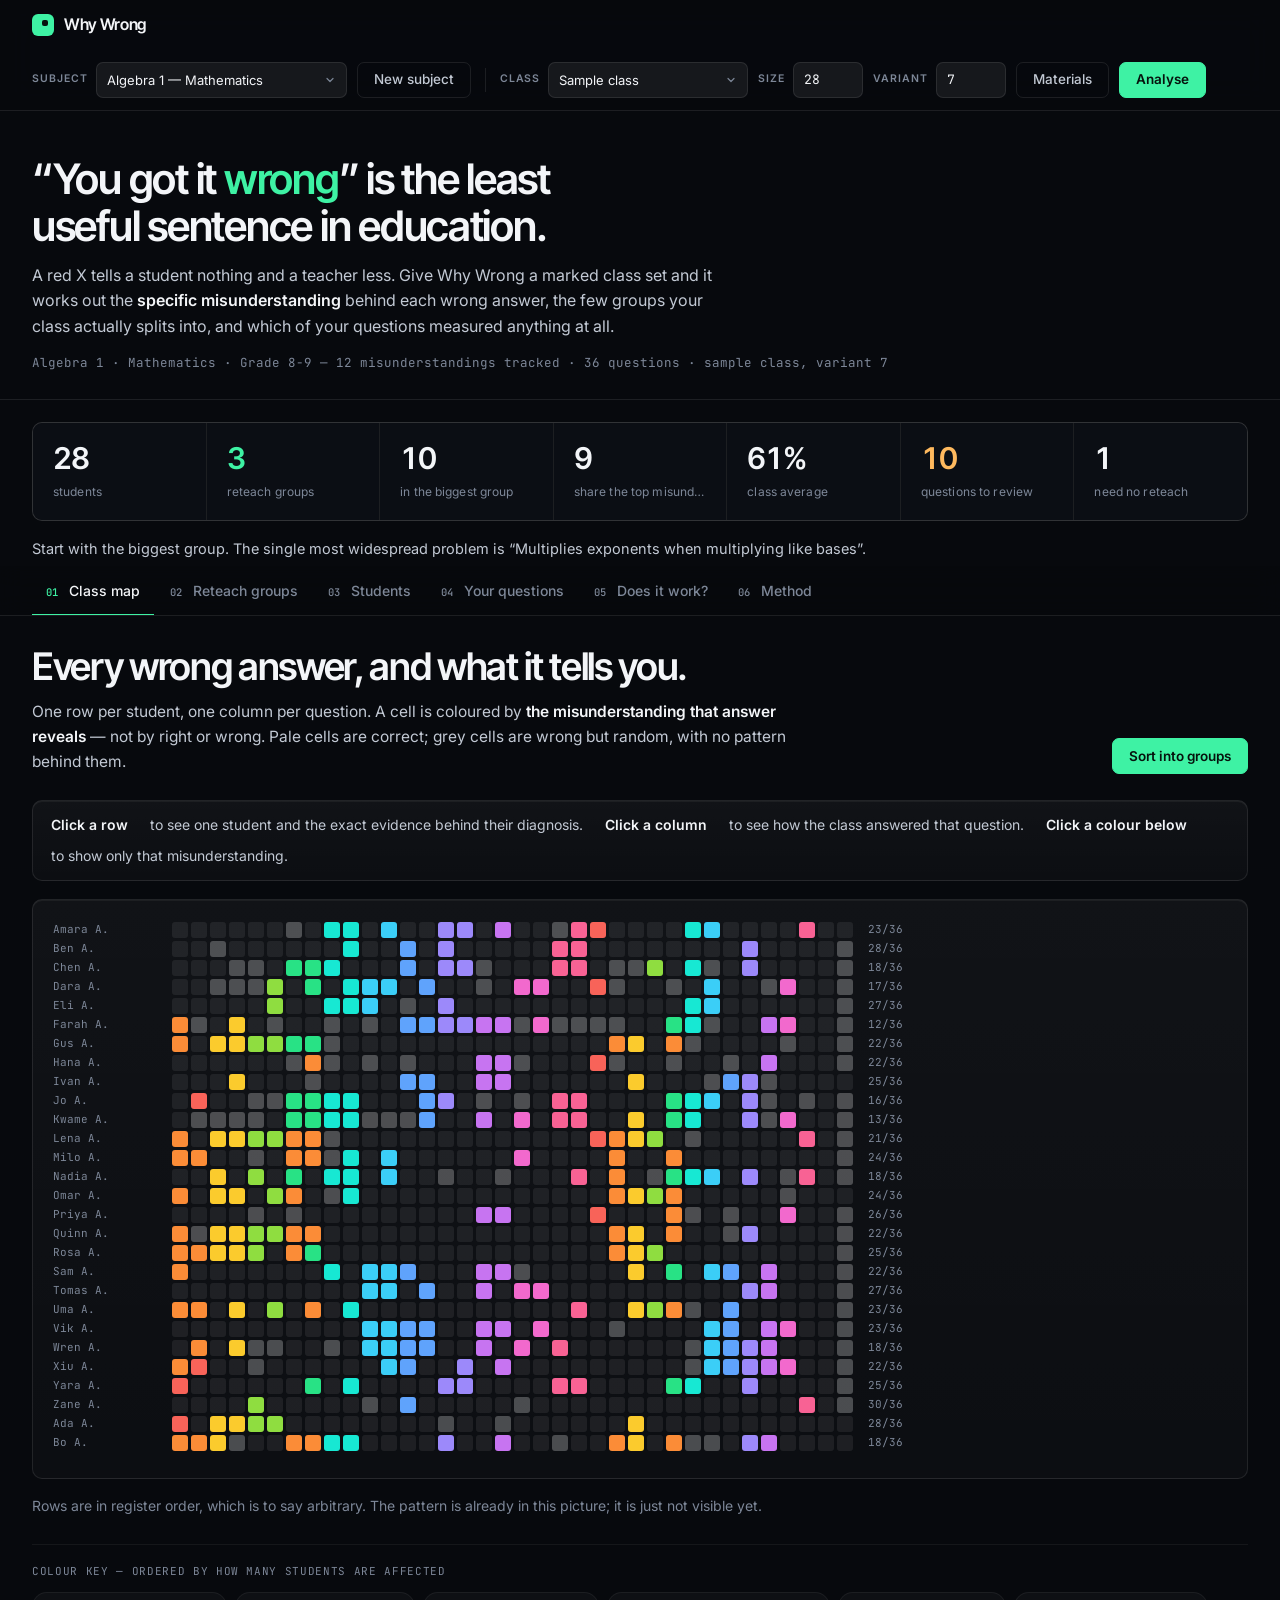
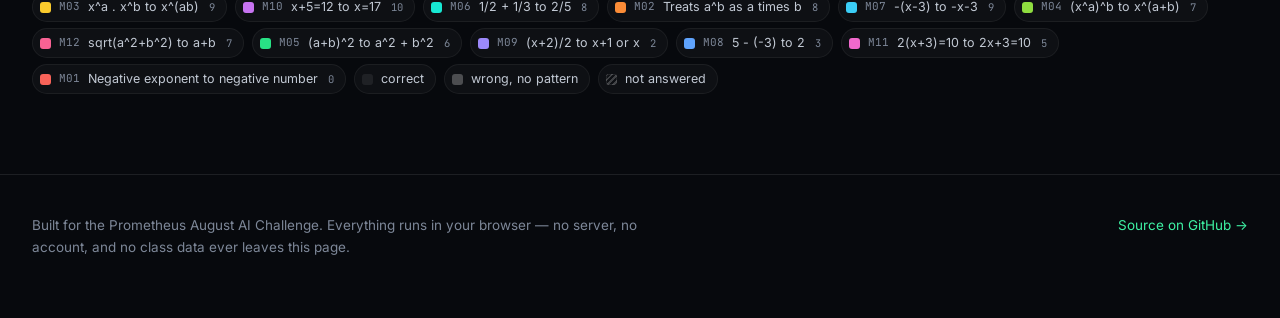
<file: why-wrong/index.html>
<!DOCTYPE html>
<html lang="en">
<head>
<meta charset="utf-8">
<meta name="viewport" content="width=device-width, initial-scale=1">
<title>Why Wrong — find the misconception behind every wrong answer</title>
<meta name="description" content="Marks a class set, works out the specific misconception behind each wrong answer, groups students into the few failure modes they actually share, and tells you which of your questions measured anything. Any subject.">
<link rel="preconnect" href="https://fonts.googleapis.com">
<link rel="preconnect" href="https://fonts.gstatic.com" crossorigin>
<link href="https://fonts.googleapis.com/css2?family=Inter:wght@400;500;600&family=Inter+Tight:wght@500;600;700&family=JetBrains+Mono:wght@400;500&display=swap" rel="stylesheet">
<meta name="theme-color" content="#07090d">
<link rel="stylesheet" href="css/style.css">
</head>
<body>

<!-- ============================== APP BAR ============================== -->
<header class="bar">
  <div class="bar-in">
    <a class="brand" href="./">
      <span class="brand-mark" aria-hidden="true"></span>
      Why&nbsp;Wrong
    </a>

    <div class="bar-controls">
      <div class="field field-select">
        <label for="pack">Subject</label>
        <select id="pack"></select>
      </div>
      <button id="new-subject" class="btn btn-quiet">New subject</button>

      <span class="bar-div" aria-hidden="true"></span>

      <div class="field field-select">
        <label for="source">Class</label>
        <select id="source">
          <option value="sample">Sample class</option>
          <option value="import">Paste my class…</option>
        </select>
      </div>
      <div class="field sample-only">
        <label for="size">Size</label>
        <input id="size" type="number" value="28" min="12" max="120">
      </div>
      <div class="field sample-only">
        <label for="seed">Variant</label>
        <input id="seed" type="number" value="7" min="1" max="9999">
      </div>

      <button id="materials" class="btn btn-quiet">Materials</button>
      <button id="run" class="btn btn-primary">Analyse</button>
    </div>
  </div>
</header>

<!-- =============================== HERO ================================ -->
<section class="hero">
  <div class="wrap">
    <h1>&ldquo;You got it <span class="it">wrong</span>&rdquo; is the least useful sentence in education.</h1>
    <p class="lede">
      A red X tells a student nothing and a teacher less. Give Why Wrong a marked class set and it
      works out the <b>specific misunderstanding</b> behind each wrong answer, the few groups your
      class actually splits into, and which of your questions measured anything at all.
    </p>


    <p class="hero-meta" id="pack-line"></p>
  </div>
</section>

<!-- ============================== SUMMARY ============================== -->
<section class="strip">
  <div class="wrap">
    <div class="summary" id="summary"></div>
    <p class="strip-note" id="strip-note"></p>
  </div>
</section>

<!-- =============================== TABS ================================ -->
<nav class="tabs" aria-label="Analysis views">
  <div class="wrap tabs-in" role="tablist">
    <button class="tab is-active" role="tab" data-view="matrix" aria-selected="true"><span class="tab-n">01</span> Class map</button>
    <button class="tab" role="tab" data-view="groups" aria-selected="false"><span class="tab-n">02</span> Reteach groups</button>
    <button class="tab" role="tab" data-view="students" aria-selected="false"><span class="tab-n">03</span> Students</button>
    <button class="tab" role="tab" data-view="items" aria-selected="false"><span class="tab-n">04</span> Your questions</button>
    <button class="tab" role="tab" data-view="validation" aria-selected="false"><span class="tab-n">05</span> Does it work?</button>
    <button class="tab" role="tab" data-view="method" aria-selected="false"><span class="tab-n">06</span> Method</button>
  </div>
</nav>

<main class="wrap main">

  <!-- ---------------------------- MATRIX ---------------------------- -->
  <section class="view is-active" id="view-matrix" role="tabpanel">
    <div class="view-head">
      <div>
        <h2>Every wrong answer, and what it tells you.</h2>
        <p class="sub">
          One row per student, one column per question. A cell is coloured by <b>the misunderstanding
          that answer reveals</b> &mdash; not by right or wrong. Pale cells are correct; grey cells are
          wrong but random, with no pattern behind them.
        </p>
      </div>
      <button id="reorder" class="btn btn-primary">Sort into groups</button>
    </div>

    <div class="hint">
      <b>Click a row</b> to see one student and the exact evidence behind their diagnosis.
      <b>Click a column</b> to see how the class answered that question.
      <b>Click a colour below</b> to show only that misunderstanding.
    </div>

    <div class="board">
      <div class="board-scroll">
        <div id="matrix" class="matrix" role="img" aria-label="Class response map"></div>
      </div>
    </div>

    <p class="note" id="matrix-note"></p>

    <div class="legend-head">
      <span>Colour key &mdash; ordered by how many students are affected</span>
      <button id="clear-filter" class="btn btn-tiny" hidden>Show all</button>
    </div>
    <div id="legend" class="legend"></div>
  </section>

  <!-- --------------------------- GROUPS ----------------------------- -->
  <section class="view" id="view-groups" role="tabpanel">
    <div class="view-head">
      <div>
        <h2>What the class actually shares.</h2>
        <p class="sub" id="groups-sub"></p>
      </div>
      <div class="head-actions">
        <button id="print-plan" class="btn btn-quiet">Print plan</button>
        <button id="export-plan" class="btn btn-quiet">Export CSV</button>
        <button id="regen" class="btn btn-quiet">Rewrite for this class</button>
      </div>
    </div>
    <div id="groups" class="groups"></div>
  </section>

  <!-- --------------------------- STUDENTS --------------------------- -->
  <section class="view" id="view-students" role="tabpanel">
    <div class="view-head">
      <div>
        <h2>Every student, and what to do about them.</h2>
        <p class="sub">
          Sorted by how much there is to act on. Click any student for the full evidence trail behind
          their diagnosis &mdash; every question that pointed to it, and every question that argued
          against it.
        </p>
      </div>
      <div class="head-actions">
        <input id="student-search" class="search" type="search" placeholder="Find a student…" aria-label="Find a student">
      </div>
    </div>
    <div id="students" class="students"></div>
  </section>

  <!-- --------------------------- QUESTIONS -------------------------- -->
  <section class="view" id="view-items" role="tabpanel">
    <div class="view-head">
      <div>
        <h2>Now about your questions.</h2>
        <p class="sub" id="items-sub"></p>
      </div>
      <div class="head-actions">
        <div class="seg" id="item-filter" role="group" aria-label="Filter questions">
          <button class="seg-b is-on" data-f="problem">Worth a look</button>
          <button class="seg-b" data-f="defended">Keep these</button>
          <button class="seg-b" data-f="all">All</button>
        </div>
      </div>
    </div>
    <div id="items" class="items"></div>
    <p class="note" id="alpha-note"></p>
  </section>

  <!-- ---------------------------- VALIDATION ------------------------ -->
  <section class="view" id="view-validation" role="tabpanel">
    <div class="view-head">
      <div>
        <h2>Does any of this actually work?</h2>
        <p class="sub">
          A fair question, and the sample class exists to answer it. Every simulated student was given
          a hidden set of misunderstandings <em>before</em> any answers existed, and their answers were
          generated from it. The analysis never sees that hidden set. Below is how much of it came back,
          computed live on the class you are looking at.
        </p>
      </div>
    </div>
    <div id="metrics" class="metrics"></div>
    <div id="confusion" class="confusion"></div>
    <p class="note" id="validation-note"></p>
  </section>

  <!-- ------------------------------ METHOD -------------------------- -->
  <section class="view" id="view-method" role="tabpanel">
    <div class="view-head">
      <div>
        <h2>Four stages. Two of them are not a language model.</h2>
        <p class="sub">
          The division of labour is deliberate. A model writes the questions, because knowing how
          students go wrong in a subject is knowledge-intensive work it is genuinely good at. Every
          judgement about <em>your</em> students is arithmetic, because arithmetic is reliable and can
          be checked &mdash; and you can check it, on any student, on any question.
        </p>
      </div>
    </div>

    <ol class="method">
      <li>
        <h3>Questions built to diagnose <span class="pill pill-ai">model-authored</span></h3>
        <p>
          On an ordinary test the wrong answers are filler. Here every wrong option is tied to one
          specific misunderstanding, so choosing it means something. This is how genuine concept
          inventories are built &mdash; the Force Concept Inventory in physics is the standard example
          &mdash; and it is the reason a wrong answer can carry information rather than just costing a mark.
        </p>
        <p>
          Built-in subjects are hand-written. New ones are generated, then checked against the same
          structural contract &mdash; enough questions per misunderstanding, every wrong option mapped,
          exactly one right answer &mdash; and repaired until they pass. Nothing runs on an instrument
          that failed the check.
        </p>
      </li>
      <li>
        <h3>Working out what each student believes <span class="pill">no model</span></h3>
        <p>
          You never observe a misunderstanding directly, only answers that make it more likely. A
          student who holds one still gets the question right sometimes; a student who doesn&rsquo;t
          still slips onto that option occasionally. So no single question can diagnose anybody, and
          evidence is accumulated across every question that tests the same point.
        </p>
        <p class="mono-block" id="formula"></p>
        <p class="params" id="params"></p>
        <p>
          Because the arithmetic is a sum of one term per question, it comes apart again the same way.
          That is exactly what the evidence trail on each student is: not an explanation written
          afterwards, but the actual sum that produced the number.
        </p>
      </li>
      <li>
        <h3>Finding the groups <span class="pill">no model</span></h3>
        <p>
          Students who are wrong in the same way get grouped together, by <em>what they believe</em>
          rather than by score &mdash; so two students with very different grades can land in the same
          group, which is the whole point. Students with no stable misunderstanding are set aside first,
          because they are not a failure mode, they are the students who are fine.
        </p>
        <p>
          How many groups is decided by the data, with a floor on group size. That floor is a teaching
          constraint rather than a statistical one: a group of two is not something you can plan a
          lesson around, it is two students.
        </p>
      </li>
      <li>
        <h3>What to do on Monday <span class="pill pill-ai">model-adapted</span></h3>
        <p>
          Each group gets a reteach aimed at the specific belief, plus three questions to check it
          landed. Because those questions exist, the loop closes: reteach, re-run, watch the group
          shrink.
        </p>
      </li>
    </ol>
  </section>

</main>

<footer class="foot">
  <div class="wrap">
    <p>
      Built for the Prometheus August AI Challenge. Everything runs in your browser &mdash; no server,
      no account, and no class data ever leaves this page.
    </p>
    <p><a href="https://github.com/adrian-erlikhman/why-wrong">Source on GitHub &rarr;</a></p>
  </div>
</footer>

<!-- =========================== SUBJECT MODAL =========================== -->
<div id="modal" class="modal" hidden>
  <div class="modal-card" role="dialog" aria-modal="true" aria-labelledby="modal-title">
    <h3 id="modal-title">Build questions for any topic</h3>
    <p>
      Name a topic and a model will write the misunderstandings students actually have in it, plus a
      question bank where every wrong option is tied to one of them. The result is checked against the
      same structural rules as the built-in subjects, and repaired if it falls short, before any
      analysis runs.
    </p>

    <div class="modal-field">
      <label for="topic">Subject or topic</label>
      <input id="topic" type="text" placeholder="e.g. Photosynthesis and respiration, Grade 10" autocomplete="off">
    </div>

    <div class="modal-field">
      <label for="api-key">Anthropic API key</label>
      <input id="api-key" type="password" placeholder="sk-ant-..." autocomplete="off">
      <p class="hint-s">Held in this tab only. Never stored, never logged, sent nowhere except api.anthropic.com.</p>
    </div>

    <div class="modal-progress" id="modal-progress" hidden></div>
    <p class="modal-err" id="modal-err"></p>

    <div class="modal-actions">
      <button id="modal-cancel" class="btn btn-quiet">Cancel</button>
      <button id="modal-go" class="btn btn-primary">Build it</button>
    </div>
  </div>
</div>

<!-- ============================ IMPORT MODAL =========================== -->
<div id="import" class="modal" hidden>
  <div class="modal-card modal-wide" role="dialog" aria-modal="true" aria-labelledby="import-title">
    <h3 id="import-title">Paste your class</h3>
    <p>
      One row per student, one column per question. Copy straight out of a spreadsheet. Answers can be
      letters (<span class="mono">A B C D</span>), numbers (<span class="mono">1 2 3 4</span>), or the
      answer text itself. Leave a cell blank if a student skipped it &mdash; blanks count as no evidence
      rather than as a wrong answer.
    </p>

    <div class="import-tools">
      <button id="dl-template" class="btn btn-tiny">Download blank sheet</button>
      <button id="paste-demo" class="btn btn-tiny">Fill with an example</button>
    </div>

    <textarea id="import-text" spellcheck="false" placeholder="Student,Q01,Q02,Q03&#10;Ada L.,A,C,B&#10;Ben O.,A,,D"></textarea>

    <div class="import-report" id="import-report" hidden></div>

    <div class="modal-actions">
      <button id="import-cancel" class="btn btn-quiet">Cancel</button>
      <button id="import-go" class="btn btn-primary">Analyse this class</button>
    </div>
  </div>
</div>

<!-- =========================== MATERIALS MODAL ========================= -->
<div id="mats" class="modal" hidden>
  <div class="modal-card" role="dialog" aria-modal="true" aria-labelledby="mats-title">
    <h3 id="mats-title">Materials</h3>
    <p>Everything you need to run this with a real class, on paper.</p>
    <div class="mats-list">
      <button class="mat" id="mat-quiz">
        <span class="mat-t">Print the questions</span>
        <span class="mat-d">The full instrument, formatted for paper, with a name line.</span>
      </button>
      <button class="mat" id="mat-key">
        <span class="mat-t">Print the answer key</span>
        <span class="mat-d">Same questions with the correct answer marked, for marking by hand.</span>
      </button>
      <button class="mat" id="mat-sheet">
        <span class="mat-t">Download a blank answer sheet</span>
        <span class="mat-d">A spreadsheet with a column per question. Type answers in, paste it back.</span>
      </button>
      <button class="mat" id="mat-keycsv">
        <span class="mat-t">Download the key as a spreadsheet</span>
        <span class="mat-d">Item, topic, question and correct answer, for your own marking sheet.</span>
      </button>
    </div>
    <div class="modal-actions">
      <button id="mats-close" class="btn btn-quiet">Close</button>
    </div>
  </div>
</div>

<script type="module" src="js/app.js"></script>
</body>
</html>
</file>
<file: why-wrong/css/style.css>
/* ==========================================================================
   Why Wrong
   --------------------------------------------------------------------------
   Dark, plain, instrument-like. One accent, twelve misconception hues, and no
   decoration: the only motion on the page is the rows reordering, because that
   is the mechanism.
   ========================================================================== */

:root {
  color-scheme: dark;

  --bg:          #07090d;
  --bg-2:        #0b0e14;
  --bg-3:        #10141b;
  --surface:     rgba(255,255,255,.035);
  --surface-2:   rgba(255,255,255,.065);
  --surface-3:   rgba(255,255,255,.10);
  --ink:         #f3f5f8;
  --ink-2:       #c2c9d4;
  --muted:       #7d8798;
  --line:        rgba(255,255,255,.09);
  --line-soft:   rgba(255,255,255,.055);
  --line-hi:     rgba(255,255,255,.18);

  --accent:      #3ef2a4;
  --accent-2:    #9dffd6;
  --accent-tint: rgba(62,242,164,.12);
  --warn:        #ffb95e;
  --warn-tint:   rgba(255,185,94,.12);
  --bad:         #ff6d6d;
  --bad-tint:    rgba(255,109,109,.12);

  /* response encoding */
  --correct:     rgba(255,255,255,.075);
  --slip:        rgba(255,255,255,.26);

  /* 12 misconception hues, tuned for legibility on near-black */
  --m1:  hsl(  4 92% 66%);
  --m2:  hsl( 26 96% 60%);
  --m3:  hsl( 46 96% 58%);
  --m4:  hsl( 90 70% 56%);
  --m5:  hsl(150 76% 52%);
  --m6:  hsl(174 82% 50%);
  --m7:  hsl(193 92% 60%);
  --m8:  hsl(214 96% 68%);
  --m9:  hsl(250 92% 76%);
  --m10: hsl(280 82% 70%);
  --m11: hsl(316 84% 68%);
  --m12: hsl(340 92% 68%);

  --cell: 16px;
  --gap: 3px;
  --row: 19px;
  --r: 10px;
  --r-s: 7px;
  --ease: cubic-bezier(.22,.9,.28,1);
  --ease-out: cubic-bezier(.16,1,.3,1);
  --bar-h: 64px;

  --display: "Inter Tight", Inter, system-ui, sans-serif;
  --body: Inter, system-ui, -apple-system, "Segoe UI", sans-serif;
  --mono: "JetBrains Mono", ui-monospace, SFMono-Regular, Menlo, monospace;
}

* { box-sizing: border-box; }
html { -webkit-text-size-adjust: 100%; scroll-behavior: smooth; }

body {
  margin: 0;
  background: var(--bg);
  color: var(--ink);
  font-family: var(--body);
  font-size: 16px;
  line-height: 1.6;
  -webkit-font-smoothing: antialiased;
  text-rendering: optimizeLegibility;
  overflow-x: hidden;
}


h1, h2, h3 { margin: 0; line-height: 1.1; font-family: var(--display); font-weight: 600; letter-spacing: -0.03em; }
p { margin: 0; }
b { font-weight: 600; color: var(--ink); }

a { color: var(--accent); text-decoration: none; }
a:hover { text-decoration: underline; text-underline-offset: 3px; }

::selection { background: var(--accent); color: #06130d; }

.wrap { max-width: 1320px; margin: 0 auto; padding: 0 32px; }

.mono, .mono-block { font-family: var(--mono); font-variant-ligatures: none; }

/* scrollbars, so the dark chrome does not end at the panel edge */
* { scrollbar-width: thin; scrollbar-color: rgba(255,255,255,.18) transparent; }
*::-webkit-scrollbar { width: 10px; height: 10px; }
*::-webkit-scrollbar-thumb { background: rgba(255,255,255,.16); border-radius: 10px; border: 3px solid var(--bg); }
*::-webkit-scrollbar-track { background: transparent; }

:focus-visible { outline: 2px solid var(--accent); outline-offset: 2px; border-radius: 4px; }

/* ------------------------------ app bar -------------------------------- */

.bar {
  position: sticky;
  top: 0;
  z-index: 40;
  background: rgba(7,9,13,.72);
  -webkit-backdrop-filter: blur(18px) saturate(140%);
  backdrop-filter: blur(18px) saturate(140%);
  border-bottom: 1px solid var(--line);
}

.bar-in {
  max-width: 1320px;
  margin: 0 auto;
  padding: 12px 32px;
  display: flex;
  align-items: center;
  justify-content: space-between;
  gap: 24px;
  flex-wrap: wrap;
}

.brand {
  display: inline-flex;
  align-items: center;
  gap: 10px;
  font-family: var(--display);
  font-weight: 600;
  font-size: 16px;
  color: var(--ink);
  letter-spacing: -0.02em;
}
.brand:hover { text-decoration: none; }

.brand-mark {
  width: 22px; height: 22px;
  border-radius: 6px;
  background: var(--accent);
  position: relative;
}
.brand-mark::after {
  content: "";
  position: absolute; inset: 6px 6px auto auto;
  width: 6px; height: 6px; border-radius: 2px;
  background: #06130d;
}

.bar-controls { display: flex; align-items: center; gap: 10px; flex-wrap: wrap; }

.field { display: inline-flex; align-items: center; gap: 8px; }

.field label {
  font-size: 10.5px;
  font-weight: 600;
  letter-spacing: .09em;
  text-transform: uppercase;
  color: var(--muted);
}

.field input, .field select {
  font: inherit;
  font-size: 13px;
  background: var(--surface-2);
  border: 1px solid var(--line);
  color: var(--ink);
  border-radius: var(--r-s);
  padding: 7px 10px;
  height: 36px;
  transition: border-color .15s, background .15s, box-shadow .15s;
}
.field input:hover, .field select:hover { border-color: var(--line-hi); background: var(--surface-3); }
.field input { width: 70px; font-family: var(--mono); }
.field-select select {
  min-width: 200px;
  padding-right: 30px;
  cursor: pointer;
  -webkit-appearance: none;
  appearance: none;
  background-image: url("data:image/svg+xml,%3Csvg xmlns='http://www.w3.org/2000/svg' width='12' height='12' viewBox='0 0 24 24' fill='none' stroke='%237d8798' stroke-width='2.4' stroke-linecap='round' stroke-linejoin='round'%3E%3Cpath d='m6 9 6 6 6-6'/%3E%3C/svg%3E");
  background-repeat: no-repeat;
  background-position: right 10px center;
}
.field select option { background: var(--bg-3); color: var(--ink); }
.field input:focus, .field select:focus {
  outline: none;
  border-color: var(--accent);
  box-shadow: 0 0 0 3px var(--accent-tint);
}
input::-webkit-outer-spin-button, input::-webkit-inner-spin-button { -webkit-appearance: none; margin: 0; }
input[type=number] { -moz-appearance: textfield; appearance: textfield; }

/* ------------------------------ buttons -------------------------------- */

.btn {
  font: inherit;
  font-size: 13.5px;
  font-weight: 500;
  height: 36px;
  padding: 0 16px;
  border-radius: var(--r-s);
  border: 1px solid var(--line);
  background: var(--surface-2);
  color: var(--ink);
  cursor: pointer;
  white-space: nowrap;
  transition: background .15s, border-color .15s, color .15s, opacity .15s, transform .15s, box-shadow .2s;
}
.btn:hover:not(:disabled) { background: var(--surface-3); border-color: var(--line-hi); }
.btn:active:not(:disabled) { transform: translateY(1px); }
.btn:disabled { opacity: .45; cursor: default; }

.btn-primary {
  background: var(--accent);
  border-color: var(--accent);
  color: #06130d;
  font-weight: 600;
}
.btn-primary:hover:not(:disabled) { background: var(--accent-2); border-color: var(--accent-2); }

.btn-quiet { background: transparent; color: var(--ink-2); }
.btn-quiet:hover:not(:disabled) { background: var(--surface-2); color: var(--ink); }

/* -------------------------------- hero --------------------------------- */

.hero { padding: 44px 0 26px; border-bottom: 1px solid var(--line); }

.hero h1 {
  font-size: clamp(28px, 3.4vw, 42px);
  letter-spacing: -0.03em;
  line-height: 1.12;
  max-width: 26ch;
  margin-bottom: 14px;
  text-wrap: balance;
}
.hero h1 .it { color: var(--accent); }

.lede {
  max-width: 70ch;
  color: var(--ink-2);
  font-size: 16px;
  line-height: 1.6;
  text-wrap: pretty;
}

.hero-meta {
  margin-top: 14px;
  font-family: var(--mono);
  font-size: 12.5px;
  color: var(--muted);
  min-height: 19px;
}
.hero-meta .gen-flag {
  display: inline-block;
  background: var(--accent-tint);
  color: var(--accent);
  border: 1px solid rgba(62,242,164,.3);
  border-radius: 4px;
  padding: 1px 7px;
  margin-left: 8px;
  font-size: 11px;
}

/* ------------------------------- summary ------------------------------- */

.strip {
  padding: 22px 0 6px;
}

.summary {
  display: grid;
  grid-template-columns: repeat(auto-fit, minmax(min(150px, 100%), 1fr));
  gap: 1px;
  background: var(--line);
  border: 1px solid var(--line);
  border-radius: var(--r);
  overflow: hidden;
}

.sum {
  background: var(--bg-2);
  padding: 20px 20px 18px;
  min-width: 0;
  position: relative;
}
.sum::after {
  content: "";
  position: absolute; inset: auto 0 0 0; height: 2px;
  background: linear-gradient(90deg, transparent, rgba(255,255,255,.08), transparent);
  opacity: 0;
  transition: opacity .2s;
}
.sum-v {
  font-family: var(--display);
  font-size: 30px;
  font-weight: 600;
  letter-spacing: -0.03em;
  line-height: 1;
  color: var(--ink);
  font-variant-numeric: tabular-nums;
}
.sum-v.ok { color: var(--accent); }
.sum-v.warn { color: var(--warn); }
.sum-k {
  font-size: 12px;
  color: var(--muted);
  margin-top: 9px;
  letter-spacing: .01em;
  overflow: hidden;
  text-overflow: ellipsis;
  white-space: nowrap;
}

.sum-go { font: inherit; text-align: left; border: none; cursor: pointer; transition: background .15s; color: inherit; }
.sum-go:hover { background: var(--bg-3); }
.sum-go:hover::after { opacity: 1; }
.sum-go:hover .sum-k { color: var(--ink-2); }

.strip-note { margin-top: 16px; font-size: 14.5px; color: var(--ink-2); }

.bar-div { width: 1px; height: 24px; background: var(--line); margin: 0 4px; }

body.has-import .sample-only { display: none; }

/* --------------------------------- tabs -------------------------------- */

.tabs {
  position: sticky;
  top: var(--bar-h);
  z-index: 30;
  background: rgba(7,9,13,.92);
  -webkit-backdrop-filter: blur(12px);
  backdrop-filter: blur(12px);
  border-bottom: 1px solid var(--line);
}

.tabs-in { display: flex; gap: 2px; overflow-x: auto; scrollbar-width: none; }
.tabs-in::-webkit-scrollbar { display: none; }

.tab {
  font: inherit;
  font-size: 14px;
  font-weight: 500;
  background: none;
  border: none;
  border-bottom: 2px solid transparent;
  margin-bottom: -1px;
  color: var(--muted);
  padding: 14px 14px 12px;
  cursor: pointer;
  white-space: nowrap;
  transition: color .12s, border-color .12s;
}
.tab:hover { color: var(--ink); }
.tab.is-active { color: var(--ink); border-bottom-color: var(--accent); }

.tab-n { font-family: var(--mono); font-size: 10.5px; color: var(--muted); margin-right: 7px; }
.tab.is-active .tab-n { color: var(--accent); }

/* --------------------------------- views ------------------------------- */

.main { padding: 30px 32px 80px; }

.view { display: none; }
.view.is-active { display: block; }

.view-head {
  display: flex;
  justify-content: space-between;
  align-items: flex-end;
  gap: 28px;
  margin-bottom: 26px;
  flex-wrap: wrap;
}

.view-head h2 {
  font-size: clamp(26px, 3vw, 38px);
  margin-bottom: 12px;
  letter-spacing: -0.035em;
  text-wrap: balance;
}

.sub { color: var(--ink-2); max-width: 78ch; font-size: 15.5px; text-wrap: pretty; }

.note {
  font-size: 14px;
  color: var(--muted);
  max-width: 86ch;
  margin-top: 16px;
}

.head-actions { display: flex; gap: 8px; align-items: center; flex-wrap: wrap; }

/* glass panel, used by everything card-like */
.board, .group, .item, .metric, .stu, .empty, .defended, .modal-card, .pop, .mat, .dg, .dr-facts, .hint {
  background: linear-gradient(180deg, rgba(255,255,255,.045), rgba(255,255,255,.025));
  border: 1px solid var(--line);
  box-shadow: inset 0 1px 0 rgba(255,255,255,.05);
}

/* -------------------------------- matrix ------------------------------- */

.hint {
  border-radius: var(--r);
  padding: 13px 18px;
  font-size: 14px;
  color: var(--ink-2);
  margin-bottom: 18px;
  display: flex;
  gap: 8px 22px;
  flex-wrap: wrap;
}
.hint b { color: var(--ink); font-weight: 600; }

.board {
  border-radius: var(--r);
  padding: 20px 0 20px 20px;
  overflow: hidden;
  position: relative;
}

.board-scroll { overflow-x: auto; overflow-y: hidden; padding-right: 20px; position: relative; }

.matrix { position: relative; }

.m-row {
  position: absolute;
  left: 0; top: 0;
  display: flex;
  align-items: center;
  gap: var(--gap);
  height: var(--row);
  transition: transform .9s var(--ease);
  will-change: transform;
}

.m-name {
  width: 116px;
  flex: 0 0 116px;
  font: inherit;
  font-family: var(--mono);
  font-size: 11px;
  color: var(--muted);
  white-space: nowrap;
  overflow: hidden;
  text-overflow: ellipsis;
  background: none;
  border: none;
  text-align: left;
  cursor: pointer;
  padding: 0;
  transition: padding-left .45s var(--ease), width .45s var(--ease), flex-basis .45s var(--ease), color .3s;
}
.matrix.sorted .m-name { width: 194px; flex-basis: 194px; padding-left: 88px; color: var(--ink-2); }
.m-name:hover { color: var(--accent); }

.m-cell {
  width: var(--cell);
  height: var(--cell);
  border-radius: 3px;
  background: var(--correct);
  flex: 0 0 var(--cell);
  border: none;
  padding: 0;
  cursor: pointer;
  transition: opacity .2s;
}
.m-cell.slip { background: var(--slip); }
.m-cell:hover {
  outline: 2px solid #fff;
  outline-offset: 1px;
  position: relative;
  z-index: 2;
}
.m-cell.omit {
  background: repeating-linear-gradient(-45deg, transparent, transparent 2px, rgba(255,255,255,.16) 2px, rgba(255,255,255,.16) 4px);
  box-shadow: inset 0 0 0 1px var(--line);
}

.matrix.filtered .m-cell { opacity: .10; }
.matrix.filtered .m-cell.lit { opacity: 1; }

.m-score {
  font-family: var(--mono);
  font-size: 11px;
  color: var(--muted);
  margin-left: 12px;
  white-space: nowrap;
}

.band {
  position: absolute;
  left: 0;
  width: 3px;
  border-radius: 2px;
  opacity: 0;
  transition: opacity .5s .5s;
}
.band.on { opacity: 1; }

.band-tag {
  position: absolute;
  left: 12px;
  width: 70px;
  font-family: var(--mono);
  font-size: 10.5px;
  letter-spacing: .02em;
  color: var(--ink-2);
  overflow: hidden;
  text-overflow: ellipsis;
  opacity: 0;
  transition: opacity .5s .55s;
  pointer-events: none;
  white-space: nowrap;
}
.band-tag.on { opacity: 1; }

/* -------------------------------- legend ------------------------------- */

.legend-head {
  display: flex;
  align-items: center;
  justify-content: space-between;
  gap: 16px;
  margin-top: 26px;
  padding-top: 18px;
  border-top: 1px solid var(--line-soft);
  font-family: var(--mono);
  font-size: 11px;
  letter-spacing: .06em;
  text-transform: uppercase;
  color: var(--muted);
}

.legend {
  display: flex;
  flex-wrap: wrap;
  gap: 6px 8px;
  margin-top: 0;
  padding-top: 12px;
}

.leg {
  display: inline-flex;
  align-items: center;
  gap: 8px;
  font: inherit;
  font-size: 12.5px;
  color: var(--ink-2);
  background: rgba(255,255,255,.03);
  border: 1px solid var(--line-soft);
  border-radius: 999px;
  padding: 4px 11px 4px 7px;
  cursor: pointer;
  transition: background .15s, border-color .15s, transform .15s;
}
.leg:hover { background: var(--surface-2); border-color: var(--line-hi); }
.leg.is-on { background: var(--ink); color: #06130d; border-color: var(--ink); }
.leg.is-on .leg-n, .leg.is-on .leg-c { color: rgba(6,19,13,.65); }
.leg-static { cursor: default; }
.leg-static:hover { background: rgba(255,255,255,.03); border-color: var(--line-soft); }

.sw { width: 11px; height: 11px; border-radius: 3px; flex: 0 0 11px; }
.leg-n { font-family: var(--mono); font-size: 11px; color: var(--muted); }
.leg-c { font-family: var(--mono); font-size: 10.5px; color: var(--muted); margin-left: 2px; }
.sw-omit {
  background: repeating-linear-gradient(-45deg, transparent, transparent 2px, rgba(255,255,255,.2) 2px, rgba(255,255,255,.2) 4px);
  box-shadow: inset 0 0 0 1px var(--line);
}

.btn-tiny { height: 28px; padding: 0 11px; font-size: 12.5px; }

/* -------------------------------- groups ------------------------------- */

.groups {
  display: grid;
  grid-template-columns: repeat(auto-fit, minmax(min(360px, 100%), 1fr));
  gap: 18px;
  align-items: start;
}

.group {
  border-radius: var(--r);
  overflow: hidden;
  position: relative;
}

.group-top {
  padding: 22px 24px 18px;
  border-bottom: 1px solid var(--line-soft);
  position: relative;
  background: linear-gradient(180deg, color-mix(in srgb, var(--gc, var(--accent)) 12%, transparent), transparent 80%);
}
.group-top::before {
  content: "";
  position: absolute; left: 0; right: 0; top: 0; height: 2px;
  background: var(--gc, var(--accent));
}
.group.secure { --gc: var(--accent); }

.group-n {
  font-family: var(--mono);
  font-size: 11px;
  letter-spacing: .06em;
  text-transform: uppercase;
  color: var(--muted);
  display: flex;
  justify-content: space-between;
  gap: 12px;
}

.group h3 { font-size: 21px; margin: 12px 0 14px; letter-spacing: -0.025em; line-height: 1.2; }

.chips { display: flex; flex-wrap: wrap; gap: 6px; }

.chip {
  display: inline-flex;
  align-items: center;
  gap: 7px;
  font: inherit;
  font-family: var(--mono);
  font-size: 11.5px;
  padding: 4px 10px 4px 7px;
  border-radius: 999px;
  background: rgba(255,255,255,.04);
  border: 1px solid var(--line);
  color: var(--ink-2);
  cursor: pointer;
  transition: border-color .15s, background .15s;
}
.chip:hover { border-color: var(--line-hi); background: var(--surface-2); }

.group-body { padding: 20px 24px 22px; }

.belief {
  font-size: 14.5px;
  color: var(--ink-2);
  padding-left: 14px;
  border-left: 2px solid var(--gc, var(--line));
  margin-bottom: 20px;
}

.lab {
  font-family: var(--mono);
  font-size: 10.5px;
  font-weight: 500;
  letter-spacing: .1em;
  text-transform: uppercase;
  color: var(--muted);
  margin-bottom: 8px;
}
.lab.accent { color: var(--accent); }

.plan { font-size: 14.5px; color: var(--ink); margin-bottom: 20px; }

.checks { margin: 0; padding-left: 18px; color: var(--ink-2); font-size: 14px; }
.checks li { margin-bottom: 6px; }
.checks li::marker { color: var(--muted); }

.roster {
  margin-top: 20px;
  padding-top: 16px;
  border-top: 1px solid var(--line-soft);
  font-family: var(--mono);
  font-size: 11px;
  color: var(--muted);
  line-height: 1.75;
}
.roster-names { display: flex; flex-wrap: wrap; gap: 5px; }
.rname {
  font: inherit;
  font-family: var(--mono);
  font-size: 11px;
  background: rgba(255,255,255,.04);
  border: 1px solid var(--line-soft);
  border-radius: 5px;
  padding: 2px 8px;
  color: var(--ink-2);
  cursor: pointer;
  transition: background .12s, color .12s, border-color .12s;
}
.rname:hover { background: var(--ink); color: #06130d; border-color: var(--ink); }

.pill {
  display: inline-block;
  font-family: var(--mono);
  font-size: 10px;
  letter-spacing: .06em;
  text-transform: uppercase;
  color: var(--muted);
  border: 1px solid var(--line);
  background: rgba(255,255,255,.04);
  padding: 3px 8px;
  border-radius: 5px;
  margin-left: 10px;
  vertical-align: 4px;
  font-weight: 500;
}
.pill-ai { color: var(--accent); background: var(--accent-tint); border-color: rgba(62,242,164,.3); }

/* --------------------------------- items ------------------------------- */

.items { display: flex; flex-direction: column; gap: 12px; }

.item {
  font: inherit;
  text-align: left;
  width: 100%;
  cursor: pointer;
  border-radius: var(--r);
  padding: 20px 24px;
  color: var(--ink);
  position: relative;
  transition: border-color .15s, background .15s;
}
.item::before {
  content: "";
  position: absolute; left: 0; top: 14px; bottom: 14px; width: 3px;
  border-radius: 0 3px 3px 0;
  background: var(--ic, var(--line-hi));
}
.item:hover { border-color: var(--line-hi); }
.item.broken { --ic: var(--bad); }
.item.weak { --ic: var(--warn); }
.item.diagnostic { --ic: var(--accent); }
.item.minor { --ic: var(--muted); }
.item.strong, .item.ok { --ic: var(--line-hi); }

.item-top {
  display: flex;
  justify-content: space-between;
  gap: 24px;
  align-items: baseline;
  flex-wrap: wrap;
}

.item-stem { font-size: 15.5px; color: var(--ink); font-weight: 500; }
.item-id { font-family: var(--mono); font-size: 12px; color: var(--muted); margin-right: 10px; font-weight: 400; }

.verdict {
  font-family: var(--mono);
  font-size: 11px;
  letter-spacing: .04em;
  font-weight: 500;
  padding: 4px 10px;
  border-radius: 999px;
  white-space: nowrap;
  background: var(--surface-2);
  color: var(--ink-2);
  border: 1px solid var(--line);
}
.v-broken { background: var(--bad-tint); color: var(--bad); border-color: rgba(255,109,109,.3); }
.v-weak { background: var(--warn-tint); color: var(--warn); border-color: rgba(255,185,94,.3); }
.v-diagnostic, .v-strong { background: var(--accent-tint); color: var(--accent); border-color: rgba(62,242,164,.3); }

.item-note { font-size: 13.5px; color: var(--ink-2); margin-top: 10px; }

.flags { margin: 14px 0 0; padding: 0; list-style: none; }
.flags li {
  font-size: 14px;
  color: var(--ink-2);
  padding-left: 18px;
  position: relative;
  margin-bottom: 5px;
}
.flags li::before {
  content: "";
  position: absolute; left: 0; top: 8px;
  width: 6px; height: 6px; border-radius: 2px;
  background: var(--bad);
}
.flags li.minor::before { background: var(--muted); }

.bars { margin-top: 16px; display: flex; flex-direction: column; gap: 5px; }
.bar-row { display: flex; align-items: center; gap: 12px; font-size: 13px; }
.bar-t {
  font-family: var(--mono);
  width: 168px; flex: 0 0 168px;
  color: var(--ink-2);
  white-space: nowrap; overflow: hidden; text-overflow: ellipsis;
  font-size: 12px;
}
.bar-row.correct .bar-t { color: var(--accent); font-weight: 500; }
.bar-track { flex: 1; height: 7px; background: rgba(255,255,255,.06); border-radius: 4px; overflow: hidden; min-width: 60px; }
.bar-fill { display: block; height: 100%; border-radius: 4px; background: var(--slip); }
.bar-row.correct .bar-fill { background: var(--accent); }
.bar-c { font-family: var(--mono); font-size: 11px; color: var(--muted); width: 52px; text-align: right; }

.defended {
  margin-top: 0;
  margin-bottom: 6px;
  padding: 22px 24px;
  border-radius: var(--r);
  background: linear-gradient(180deg, rgba(62,242,164,.10), rgba(62,242,164,.04));
  border-color: rgba(62,242,164,.25);
}
.defended:empty { display: none; }
.defended h4 { margin: 0 0 10px; font-family: var(--display); font-size: 17px; font-weight: 600; letter-spacing: -0.02em; }
.defended p { margin: 0 0 10px; color: var(--ink-2); font-size: 14.5px; }
.defended p:last-child { margin-bottom: 0; }

.seg { display: inline-flex; border: 1px solid var(--line); border-radius: 999px; overflow: hidden; background: rgba(255,255,255,.03); padding: 3px; gap: 2px; }
.seg-b {
  font: inherit;
  font-size: 13px;
  background: transparent;
  border: none;
  border-radius: 999px;
  color: var(--muted);
  padding: 6px 14px;
  cursor: pointer;
  transition: background .15s, color .15s;
}
.seg-b:hover { background: var(--surface-2); color: var(--ink); }
.seg-b.is-on { background: var(--ink); color: #06130d; }

.search {
  font: inherit;
  font-size: 13.5px;
  height: 36px;
  min-width: 220px;
  padding: 0 14px 0 36px;
  border: 1px solid var(--line);
  border-radius: 999px;
  background: var(--surface-2);
  color: var(--ink);
  background-image: url("data:image/svg+xml,%3Csvg xmlns='http://www.w3.org/2000/svg' width='14' height='14' viewBox='0 0 24 24' fill='none' stroke='%237d8798' stroke-width='2.2' stroke-linecap='round' stroke-linejoin='round'%3E%3Ccircle cx='11' cy='11' r='7'/%3E%3Cpath d='m20 20-3.5-3.5'/%3E%3C/svg%3E");
  background-repeat: no-repeat;
  background-position: 13px center;
  transition: border-color .15s, box-shadow .15s;
}
.search::placeholder { color: var(--muted); }
.search:focus { outline: none; border-color: var(--accent); box-shadow: 0 0 0 3px var(--accent-tint); }

.empty {
  border-radius: var(--r);
  padding: 28px 30px;
}
.empty h4 { margin: 0 0 10px; font-family: var(--display); font-size: 18px; letter-spacing: -0.02em; }
.empty p { color: var(--ink-2); font-size: 14.5px; margin-bottom: 9px; }
.empty p:last-child { margin-bottom: 0; }

/* ------------------------------- students ------------------------------- */

.students { display: flex; flex-direction: column; gap: 8px; }

.stu {
  font: inherit;
  color: var(--ink);
  text-align: left;
  display: grid;
  grid-template-columns: minmax(150px, 220px) 1fr auto;
  gap: 18px;
  align-items: center;
  border-radius: var(--r);
  padding: 14px 20px;
  cursor: pointer;
  transition: border-color .15s, background .15s;
}
.stu:hover { border-color: var(--line-hi); }

.stu-name { font-size: 15px; font-weight: 500; }
.stu-meta { font-family: var(--mono); font-size: 11px; color: var(--muted); margin-top: 3px; letter-spacing: .03em; }
.stu-m { display: flex; flex-wrap: wrap; gap: 5px; }
.stu-r { display: flex; align-items: center; gap: 16px; }
.stu-score { font-family: var(--mono); font-size: 13px; color: var(--ink-2); }
.stu-go { color: var(--muted); }
.stu:hover .stu-go { color: var(--accent); }
.chip-more, .chip-clear { color: var(--muted); cursor: default; }
.chip-clear { background: var(--accent-tint); border-color: rgba(62,242,164,.3); color: var(--accent); }

/* ------------------------------ validation ----------------------------- */

.metrics {
  display: grid;
  grid-template-columns: repeat(auto-fit, minmax(min(220px, 100%), 1fr));
  gap: 14px;
}

.metric {
  border-radius: var(--r);
  padding: 24px 24px 22px;
  position: relative;
  overflow: hidden;
}
.metric-v {
  font-family: var(--display);
  font-size: 46px;
  font-weight: 600;
  letter-spacing: -0.04em;
  line-height: 1;
  color: var(--ink);
  font-variant-numeric: tabular-nums;
}
.metric-k {
  font-family: var(--mono);
  font-size: 11px;
  font-weight: 500;
  letter-spacing: .08em;
  text-transform: uppercase;
  color: var(--muted);
  margin-top: 12px;
}
.metric-x { font-size: 13.5px; color: var(--ink-2); margin-top: 10px; line-height: 1.5; }

.confusion { margin-top: 26px; overflow-x: auto; }
.confusion table { border-collapse: separate; border-spacing: 0; font-family: var(--mono); font-size: 12.5px; border: 1px solid var(--line); border-radius: var(--r); overflow: hidden; }
.confusion th, .confusion td { border-bottom: 1px solid var(--line-soft); border-right: 1px solid var(--line-soft); padding: 10px 18px; text-align: center; color: var(--ink-2); }
.confusion tr > :last-child { border-right: none; }
.confusion tbody tr:last-child > * { border-bottom: none; }
.confusion th { color: var(--muted); font-weight: 500; font-size: 11px; letter-spacing: .06em; text-transform: uppercase; background: rgba(255,255,255,.04); }
.confusion td.hot { background: var(--accent-tint); color: var(--accent); font-weight: 600; }
.confusion caption { text-align: left; color: var(--muted); font-size: 13.5px; margin-bottom: 12px; font-family: var(--body); max-width: 80ch; caption-side: top; }

/* -------------------------------- method ------------------------------- */

.method { counter-reset: st; list-style: none; padding: 0; margin: 0; display: grid; gap: 14px; max-width: 86ch; }
.method li {
  position: relative;
  padding: 24px 26px 22px 74px;
  border: 1px solid var(--line);
  border-radius: var(--r);
  background: linear-gradient(180deg, rgba(255,255,255,.035), rgba(255,255,255,.015));
}
.method li::before {
  counter-increment: st;
  content: counter(st, decimal-leading-zero);
  position: absolute; left: 24px; top: 26px;
  font-family: var(--mono);
  font-size: 12px;
  color: var(--accent);
  border: 1px solid rgba(62,242,164,.3);
  background: var(--accent-tint);
  border-radius: 6px;
  padding: 3px 7px;
  line-height: 1.3;
}
.method h3 { font-size: 19px; margin-bottom: 10px; letter-spacing: -0.025em; }
.method p { color: var(--ink-2); font-size: 15px; margin-bottom: 10px; }
.method p:last-child { margin-bottom: 0; }

.mono-block {
  font-family: var(--mono);
  font-size: 12.5px;
  background: rgba(0,0,0,.35);
  border: 1px solid var(--line);
  border-radius: var(--r-s);
  padding: 13px 16px;
  color: var(--accent-2);
  overflow-x: auto;
  white-space: nowrap;
}

.params { font-family: var(--mono); font-size: 12px; color: var(--muted); }

/* -------------------------------- footer -------------------------------- */

.foot { border-top: 1px solid var(--line); padding: 40px 0 60px; }
.foot .wrap { display: flex; justify-content: space-between; gap: 20px; flex-wrap: wrap; align-items: baseline; }
.foot p { color: var(--muted); font-size: 13.5px; max-width: 70ch; }
.foot p + p { margin-top: 0; }

/* -------------------------------- modal -------------------------------- */

.modal {
  position: fixed; inset: 0;
  background: rgba(3,5,8,.62);
  -webkit-backdrop-filter: blur(10px);
  backdrop-filter: blur(10px);
  display: grid; place-items: center;
  padding: 24px;
  z-index: 60;
}
.modal[hidden] { display: none; }

.modal-card {
  background: var(--bg-2);
  border-radius: 16px;
  padding: 30px;
  max-width: 540px;
  width: 100%;
  box-shadow: 0 30px 80px -30px rgba(0,0,0,.9);
}
.modal-card h3 { font-size: 22px; margin-bottom: 12px; letter-spacing: -0.03em; }
.modal-card > p { color: var(--ink-2); font-size: 14.5px; margin-bottom: 22px; }
.modal-wide { max-width: 680px; }

.modal-field { margin-bottom: 16px; }
.modal-field label {
  display: block;
  font-family: var(--mono);
  font-size: 10.5px;
  font-weight: 500;
  letter-spacing: .09em;
  text-transform: uppercase;
  color: var(--muted);
  margin-bottom: 7px;
}
.modal-field input {
  width: 100%;
  font: inherit;
  font-size: 14px;
  background: rgba(0,0,0,.3);
  border: 1px solid var(--line);
  color: var(--ink);
  border-radius: var(--r-s);
  padding: 11px 13px;
  transition: border-color .15s, box-shadow .15s;
}
.modal-field input::placeholder { color: var(--muted); }
.modal-field input:focus { outline: none; border-color: var(--accent); box-shadow: 0 0 0 3px var(--accent-tint); }
.hint-s { font-size: 12.5px; color: var(--muted); margin-top: 7px; }

.modal-progress {
  border: 1px solid var(--line);
  border-radius: var(--r-s);
  background: rgba(0,0,0,.3);
  padding: 13px 15px;
  font-family: var(--mono);
  font-size: 12.5px;
  color: var(--ink-2);
  margin-bottom: 14px;
}
.modal-progress .step { display: block; margin-bottom: 4px; }
.modal-progress .step:last-child { margin-bottom: 0; }
.modal-progress .step.done::before { content: "✓ "; color: var(--accent); }
.modal-progress .step.active::before { content: "→ "; color: var(--accent); }

.modal-err { color: var(--bad); font-size: 13.5px; min-height: 18px; margin-bottom: 6px; }
.modal-actions { display: flex; gap: 10px; justify-content: flex-end; margin-top: 14px; }

.import-tools { display: flex; gap: 8px; margin-bottom: 12px; }

#import-text {
  width: 100%;
  height: 200px;
  font-family: var(--mono);
  font-size: 12.5px;
  line-height: 1.6;
  border: 1px solid var(--line);
  border-radius: var(--r-s);
  padding: 12px 14px;
  resize: vertical;
  color: var(--ink);
  background: rgba(0,0,0,.3);
}
#import-text::placeholder { color: var(--muted); }
#import-text:focus { outline: none; border-color: var(--accent); box-shadow: 0 0 0 3px var(--accent-tint); }

.import-report {
  margin-top: 14px;
  border-radius: var(--r-s);
  padding: 13px 15px;
  font-size: 13px;
  border: 1px solid var(--line);
  background: var(--surface);
}
.import-report.good { background: var(--accent-tint); border-color: rgba(62,242,164,.3); }
.import-report.bad { background: var(--bad-tint); border-color: rgba(255,109,109,.3); }
.ir-h { font-weight: 600; margin-bottom: 6px; }
.ir-e { color: var(--bad); margin-bottom: 4px; }
.ir-w { color: var(--ink-2); margin-bottom: 4px; }

.mats-list { display: flex; flex-direction: column; gap: 8px; margin-bottom: 6px; }
.mat {
  font: inherit;
  color: var(--ink);
  text-align: left;
  display: block;
  width: 100%;
  border-radius: var(--r-s);
  padding: 14px 16px;
  cursor: pointer;
  transition: border-color .15s, background .15s;
}
.mat:hover { border-color: var(--accent); background: var(--accent-tint); }
.mat-t { display: block; font-size: 14.5px; font-weight: 500; margin-bottom: 3px; }
.mat-d { display: block; font-size: 13px; color: var(--muted); }

/* ------------------------------ explainers ------------------------------ */

.info {
  font: inherit;
  font-family: var(--mono);
  font-size: 10px;
  font-weight: 600;
  width: 16px; height: 16px;
  line-height: 1;
  padding: 0;
  margin-left: 6px;
  border-radius: 50%;
  border: 1px solid var(--line-hi);
  background: transparent;
  color: var(--muted);
  cursor: pointer;
  vertical-align: 1px;
  transition: background .12s, color .12s, border-color .12s;
}
.info:hover { background: var(--accent); color: #06130d; border-color: var(--accent); }

.x-anchor { display: inline; }

.pop {
  position: absolute;
  z-index: 70;
  width: min(340px, calc(100vw - 24px));
  background: var(--bg-3);
  border-radius: 12px;
  padding: 16px 18px;
  box-shadow: 0 20px 50px -20px rgba(0,0,0,.9);
}
.pop-h { font-family: var(--display); font-size: 15.5px; font-weight: 600; margin-bottom: 8px; letter-spacing: -0.02em; }
.pop-also {
  display: block;
  font-family: var(--mono);
  font-size: 11px;
  font-weight: 400;
  color: var(--muted);
  margin-top: 3px;
}
.pop-b { font-size: 13.5px; color: var(--ink-2); margin-bottom: 10px; }
.pop-u { font-size: 13.5px; color: var(--ink); background: var(--accent-tint); border: 1px solid rgba(62,242,164,.2); border-radius: 7px; padding: 10px 12px; }

/* -------------------------------- drawer -------------------------------- */

.drawer { position: fixed; inset: 0; z-index: 80; }
.drawer[hidden] { display: none; }
.drawer-scrim {
  position: absolute; inset: 0;
  background: rgba(3,5,8,.55);
  -webkit-backdrop-filter: blur(6px);
  backdrop-filter: blur(6px);
  opacity: 0; transition: opacity .22s;
}
.drawer.is-open .drawer-scrim { opacity: 1; }

.drawer-panel {
  position: absolute;
  top: 0; right: 0; bottom: 0;
  width: min(540px, 100vw);
  background: var(--bg-2);
  border-left: 1px solid var(--line);
  overflow-y: auto;
  transform: translateX(100%);
  transition: transform .32s var(--ease-out);
  box-shadow: -30px 0 80px -30px rgba(0,0,0,.9);
}
.drawer.is-open .drawer-panel { transform: none; }

.drawer-bar {
  position: sticky;
  top: 0;
  display: flex;
  justify-content: flex-end;
  padding: 14px 16px 0;
  background: linear-gradient(var(--bg-2) 70%, transparent);
  z-index: 2;
}
.drawer-x {
  font: inherit;
  font-size: 20px;
  line-height: 1;
  width: 32px; height: 32px;
  border-radius: 8px;
  border: 1px solid var(--line);
  background: var(--surface-2);
  color: var(--muted);
  cursor: pointer;
  transition: background .12s, color .12s;
}
.drawer-x:hover { background: var(--surface-3); color: var(--ink); }

.dr { padding: 4px 32px 44px; }
.dr-kicker {
  font-family: var(--mono);
  font-size: 10.5px;
  font-weight: 500;
  letter-spacing: .09em;
  text-transform: uppercase;
  color: var(--accent);
  margin-bottom: 10px;
}
.dr-title { font-size: 26px; margin-bottom: 22px; letter-spacing: -0.035em; line-height: 1.15; }

.dr-facts {
  display: flex;
  gap: 1px;
  background: var(--line);
  border-radius: var(--r);
  overflow: hidden;
  margin-bottom: 28px;
}
.dr-fact { background: var(--bg-3); padding: 14px 16px; flex: 1; min-width: 0; }
.dr-fact-v { font-family: var(--display); font-size: 22px; font-weight: 600; letter-spacing: -0.03em; }
.dr-fact-k { font-size: 11px; color: var(--muted); margin-top: 4px; }

.dr-h {
  display: flex;
  align-items: center;
  font-family: var(--mono);
  font-size: 11px;
  font-weight: 500;
  letter-spacing: .08em;
  text-transform: uppercase;
  color: var(--muted);
  margin: 28px 0 12px;
}
.dr-sub { font-family: var(--mono); font-size: 11px; letter-spacing: .06em; text-transform: uppercase; color: var(--muted); margin: 16px 0 7px; font-weight: 500; }
.dr-note { font-size: 14.5px; color: var(--ink-2); }
.dr-plan { font-size: 14.5px; color: var(--ink); }

.dg { border-radius: var(--r); padding: 18px 20px; margin-bottom: 12px; }
.dg-weak { opacity: .6; }
.dg-top { display: flex; align-items: center; gap: 10px; }
.dg-name { font-size: 15px; font-weight: 500; flex: 1; }
.dg-p { font-family: var(--display); font-size: 18px; font-weight: 600; letter-spacing: -0.03em; }
.dg-meter { height: 5px; background: rgba(255,255,255,.07); border-radius: 3px; margin: 12px 0 12px; overflow: hidden; }
.dg-fill { display: block; height: 100%; border-radius: 3px; }
.dg-belief { font-size: 13.5px; color: var(--ink-2); margin-bottom: 4px; }

.ev { margin-top: 14px; border-top: 1px solid var(--line-soft); padding-top: 12px; }
.ev-h {
  display: flex; align-items: center;
  font-family: var(--mono);
  font-size: 10.5px; font-weight: 500; letter-spacing: .08em;
  text-transform: uppercase; color: var(--muted); margin-bottom: 9px;
}
.ev-row {
  display: grid;
  grid-template-columns: 56px 1fr auto;
  gap: 10px;
  align-items: baseline;
  font-size: 12.5px;
  padding: 6px 0;
  border-bottom: 1px solid var(--line-soft);
}
.ev-row:last-of-type { border-bottom: none; }
.ev-id { font-family: var(--mono); font-size: 11px; color: var(--muted); }
.ev-what { color: var(--ink-2); }
.ev-w { font-family: var(--mono); font-size: 10.5px; letter-spacing: .04em; white-space: nowrap; }
.ev-row.for .ev-w { color: var(--bad); }
.ev-row.against .ev-w { color: var(--accent); }
.ev-sum { font-size: 12.5px; color: var(--muted); margin-top: 10px; }

.dr-more { margin-top: 8px; }
.dr-more summary { font-size: 13px; color: var(--muted); cursor: pointer; padding: 6px 0; }
.dr-more summary:hover { color: var(--ink); }

.dr-verdict { border-radius: var(--r); padding: 15px 18px; margin-bottom: 20px; background: var(--surface-2); border: 1px solid var(--line); }
.dr-verdict-t { font-family: var(--display); font-size: 16px; font-weight: 600; margin-bottom: 5px; letter-spacing: -0.02em; }
.dr-verdict-b { font-size: 13.5px; color: var(--ink-2); }
.dr-verdict.v-broken { background: var(--bad-tint); border-color: rgba(255,109,109,.3); }
.dr-verdict.v-weak { background: var(--warn-tint); border-color: rgba(255,185,94,.3); }
.dr-verdict.v-diagnostic, .dr-verdict.v-strong { background: var(--accent-tint); border-color: rgba(62,242,164,.3); }

.dr-defend {
  font-size: 13.5px;
  color: var(--ink-2);
  background: var(--accent-tint);
  border: 1px solid rgba(62,242,164,.2);
  border-radius: var(--r-s);
  padding: 12px 14px;
  margin-bottom: 18px;
}

.opt { margin-bottom: 16px; }
.opt-head { display: flex; justify-content: space-between; gap: 12px; font-size: 13.5px; margin-bottom: 6px; }
.opt-t { font-family: var(--mono); font-size: 13px; }
.opt-correct .opt-t { color: var(--accent); font-weight: 500; }
.opt-n { font-family: var(--mono); font-size: 12px; color: var(--muted); white-space: nowrap; }
.opt-track { height: 8px; background: rgba(255,255,255,.07); border-radius: 4px; overflow: hidden; }
.opt-fill { display: block; height: 100%; border-radius: 4px; background: var(--slip); }
.opt-tag { font-size: 12px; color: var(--muted); margin-top: 6px; display: flex; gap: 7px; align-items: baseline; }
.opt-mis { font-family: var(--mono); font-size: 11px; color: var(--ink-2); }
.opt-slip { font-style: italic; }
.opt-who {
  font-family: var(--mono);
  font-size: 11px;
  color: var(--muted);
  margin-top: 6px;
  line-height: 1.7;
  background: rgba(0,0,0,.25);
  border: 1px solid var(--line-soft);
  border-radius: 6px;
  padding: 7px 10px;
}

/* ------------------------------ responsive ----------------------------- */

@media (max-width: 900px) {
  .bar-in { padding: 10px 20px; }
  .wrap { padding: 0 20px; }
  .main { padding: 24px 20px 64px; }
  .hero { padding: 32px 0 22px; }
  :root { --cell: 13px; --row: 16px; --gap: 2px; }

  /* The control bar wraps on a phone; let it scroll away and give the sticky
     role to the tab strip, which is what you actually navigate with. */
  .bar { position: static; }
  .tabs { top: 0; }
  .m-name { width: 84px; flex-basis: 84px; }
  .matrix.sorted .m-name { width: 140px; flex-basis: 140px; padding-left: 60px; }
  .band-tag { width: 46px; font-size: 9.5px; }
  .bar-t { width: 118px; flex-basis: 118px; }
  .stu { grid-template-columns: 1fr; gap: 10px; }
  .stu-r { justify-content: space-between; }
  .dr { padding: 4px 20px 32px; }
  .drawer-panel { width: 100vw; }
  .method li { padding-left: 26px; padding-top: 58px; }
  .method li::before { top: 22px; }
}

@media (max-width: 560px) {
  .bar-controls { width: 100%; }
  .field-select select { min-width: 150px; }
  .sum-v { font-size: 28px; }
}

@media (prefers-reduced-motion: reduce) {
  html { scroll-behavior: auto; }
  .m-row, .band, .band-tag, .m-name { transition: none !important; animation: none !important; }
}

/* --------------------------------- print -------------------------------- */

@media print {
  :root {
    color-scheme: light;
    --bg: #fff; --bg-2: #fff; --bg-3: #f4f5f7;
    --ink: #111; --ink-2: #333; --muted: #666;
    --line: #bbb; --line-soft: #ddd; --line-hi: #999;
    --accent: #1f6b4a; --accent-tint: #eef7f1;
  }
  body::before, body::after { display: none; }
  .bar, .tabs, .hero, .strip, .foot, .drawer, .modal,
  .head-actions, .view-head .btn, .hint, .legend, .legend-head { display: none !important; }
  .view { display: none !important; }
  .view#view-groups { display: block !important; }
  .main { padding: 0; }
  body { font-size: 11pt; background: #fff; color: #111; }
  .groups { display: block; }
  .group {
    break-inside: avoid;
    page-break-inside: avoid;
    margin-bottom: 14pt;
    border: 1px solid #999;
    background: #fff;
    box-shadow: none;
  }
  .group-top { background: none; }
  .roster-names { display: block; }
  .rname { border: none; background: none; padding: 0 6px 0 0; color: #333; }
  .chip { background: none; color: #333; }
  .view-head h2 { font-size: 16pt; margin-bottom: 6pt; }
  a[href]::after { content: ""; }
}
</file>
